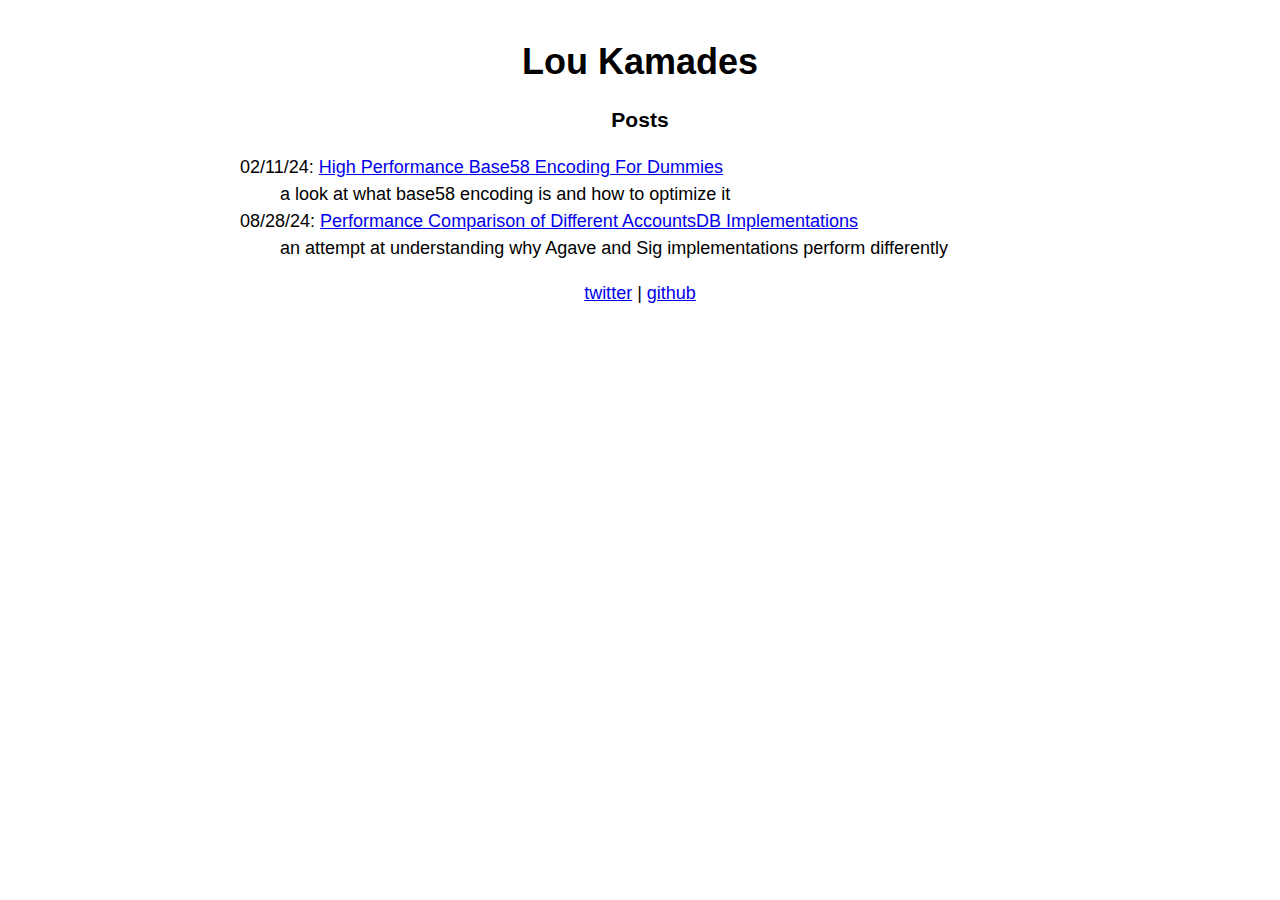
<file: index.html>
<!doctype html>
<html lang="en">
  <head>
    <meta charset="utf-8">
    <meta name="twitter:card" content="summary">
    <meta name="twitter:site" content="@lou_kamades">
    <meta name="twitter:title" content="Lou Kamades">
    <title>Lou K: home</title>
    <link rel="stylesheet" href="/style.css">
  </head>

  <body>
    <h1>Lou Kamades</h1>

    <p></p>

    <h3>Posts</h3>
    <dl>
    <dt>02/11/24: <a href="articles/bs58.html">High Performance Base58 Encoding For Dummies</a></dt>
    <dd> a look at what base58 encoding is and how to optimize it</dd>
    <dt>08/28/24: <a href="articles/accountsdb_benches.html">Performance Comparison of Different AccountsDB Implementations</a></dt>
    <dd> an attempt at understanding why Agave and Sig implementations perform differently</dd>
    </dl>


    <p style="text-align:center">
        <a href="https://twitter.com/Lou_Kamades">twitter</a> | 
        <a href="https://github.com/Lou-Kamades">github</a></p>
  </body>
</html>
</file>
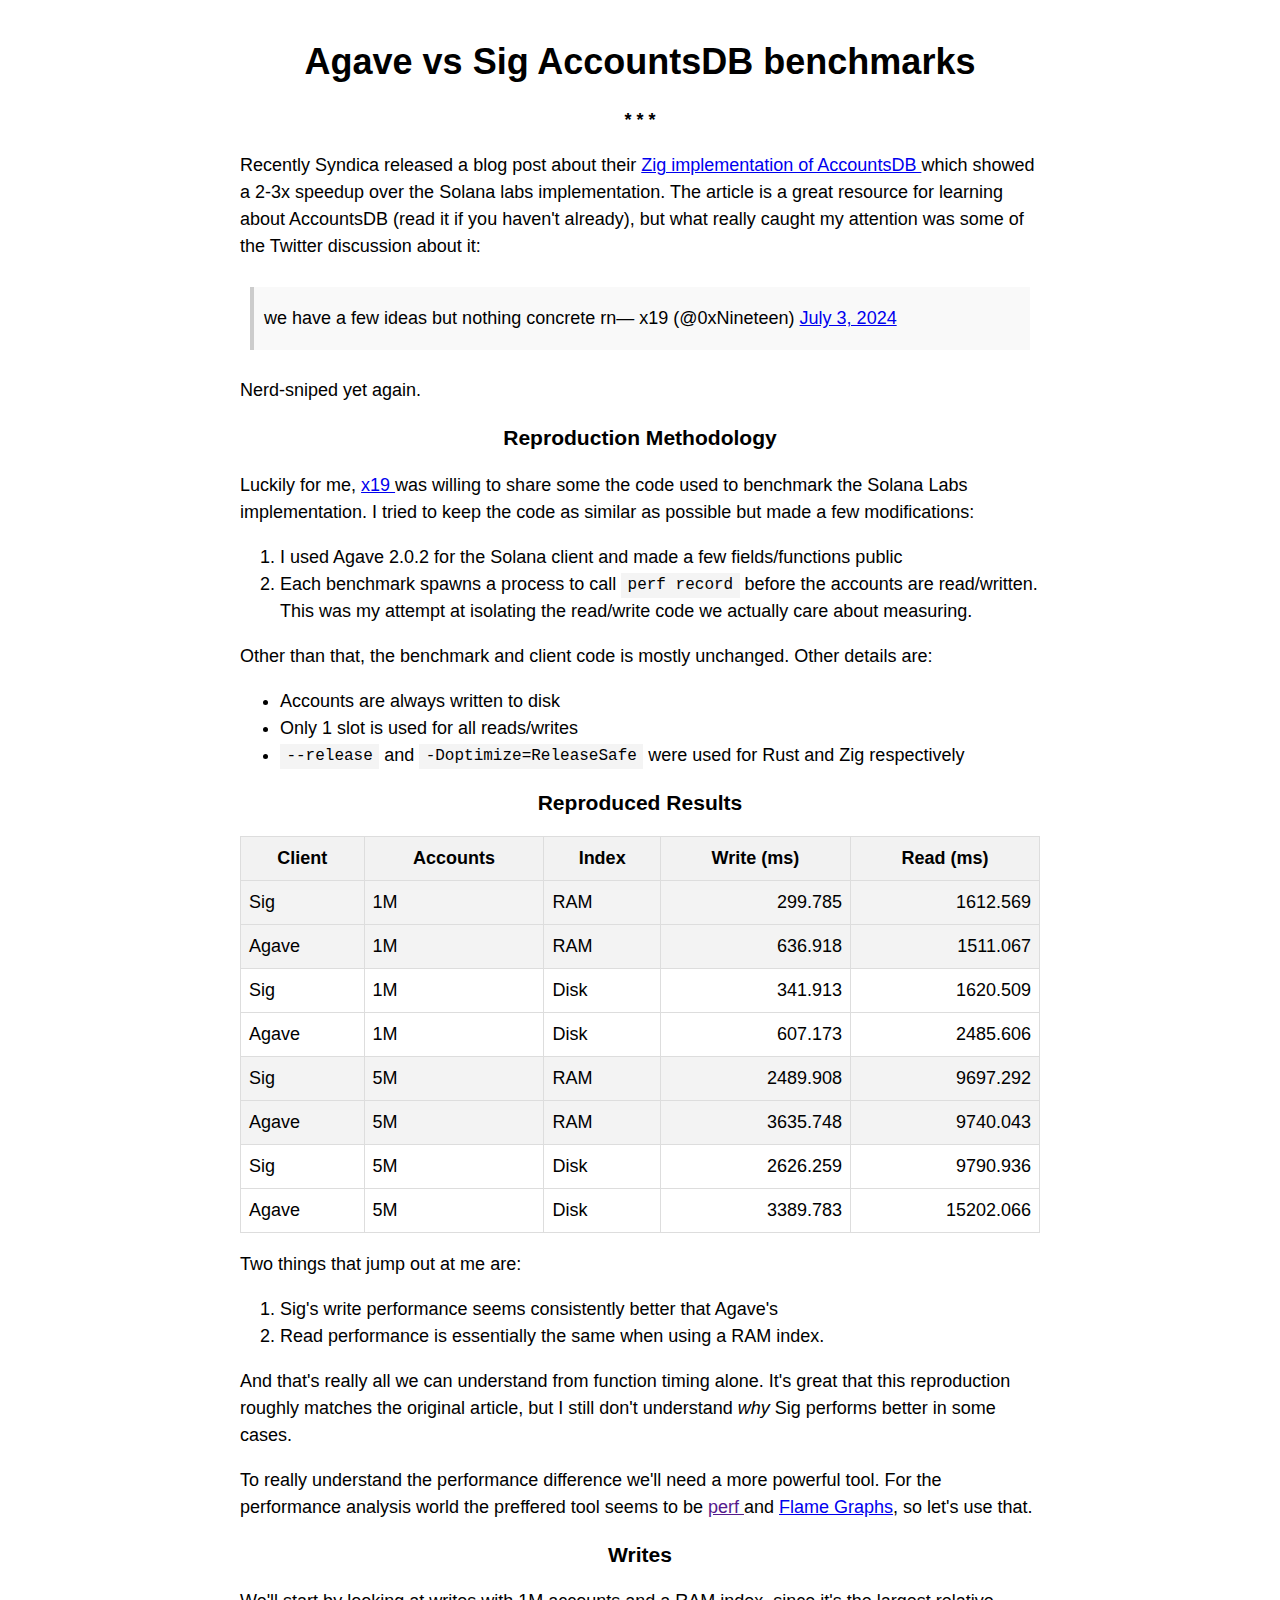
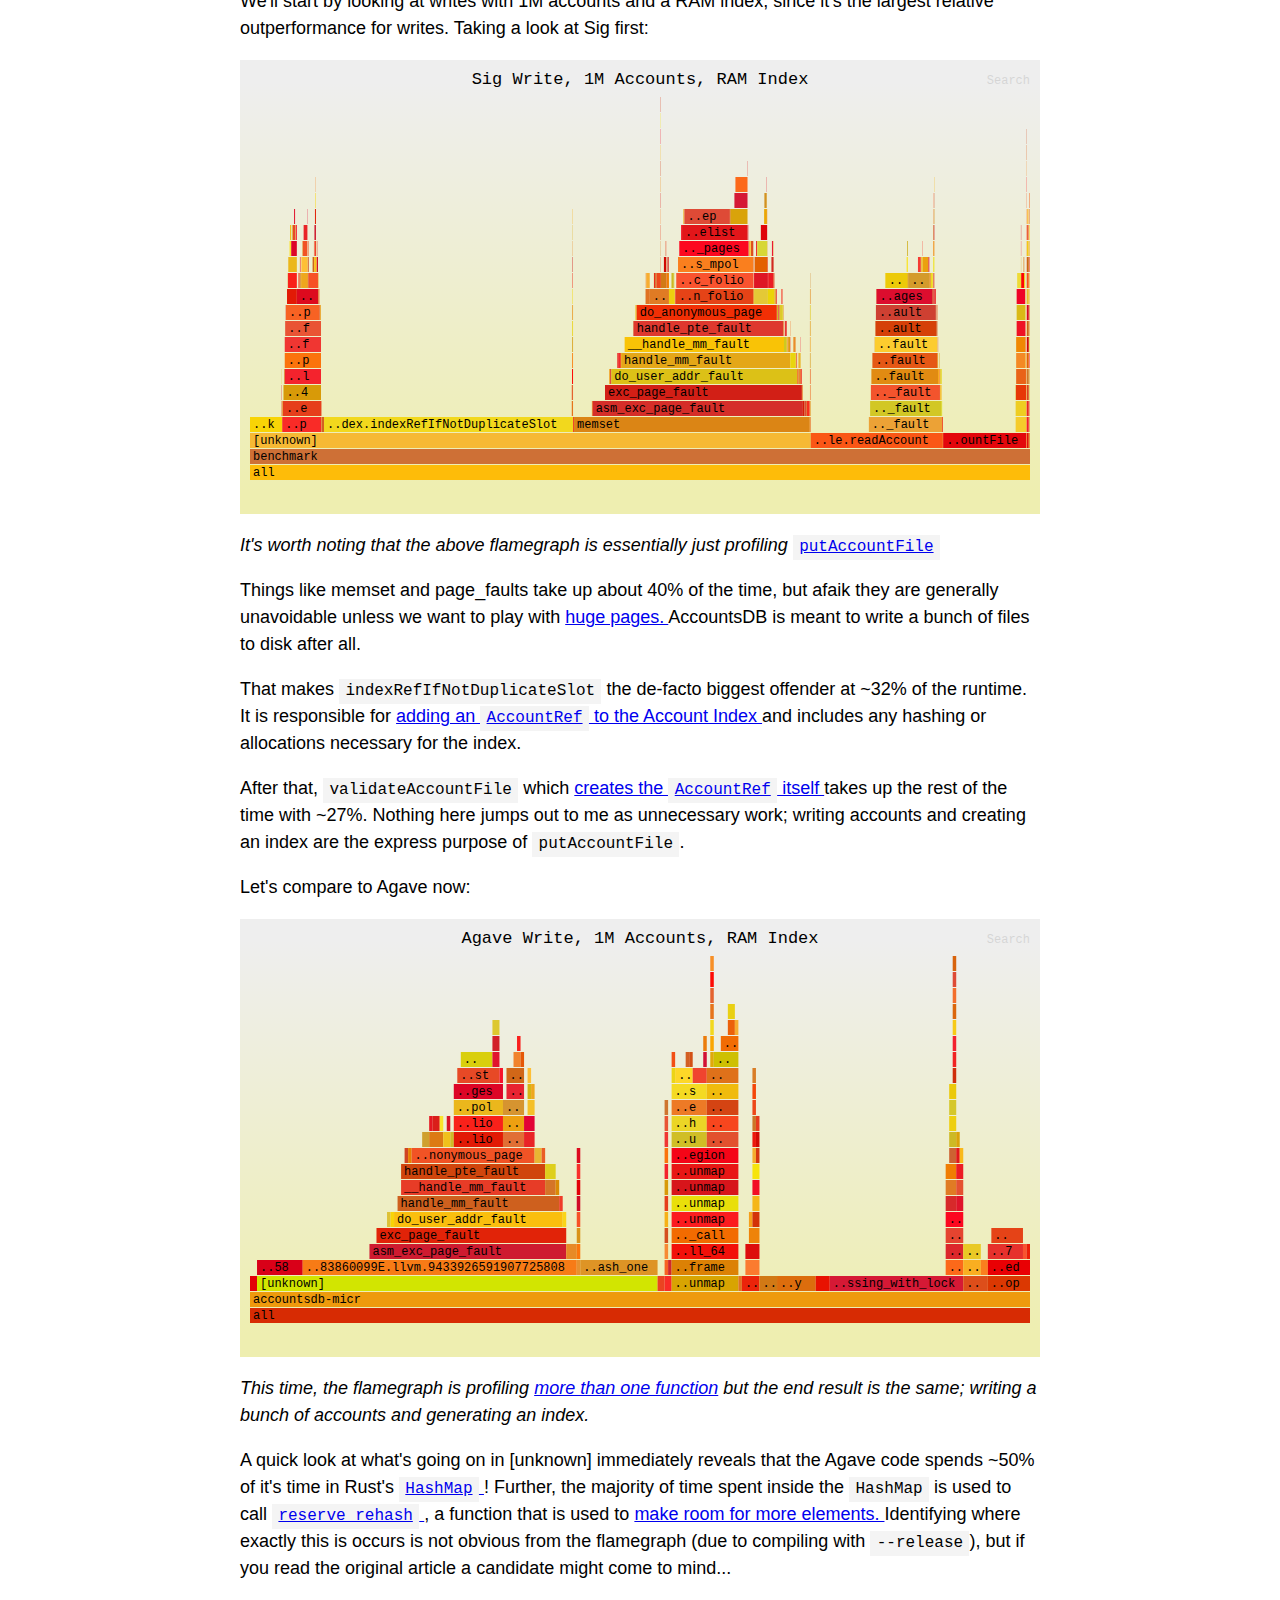
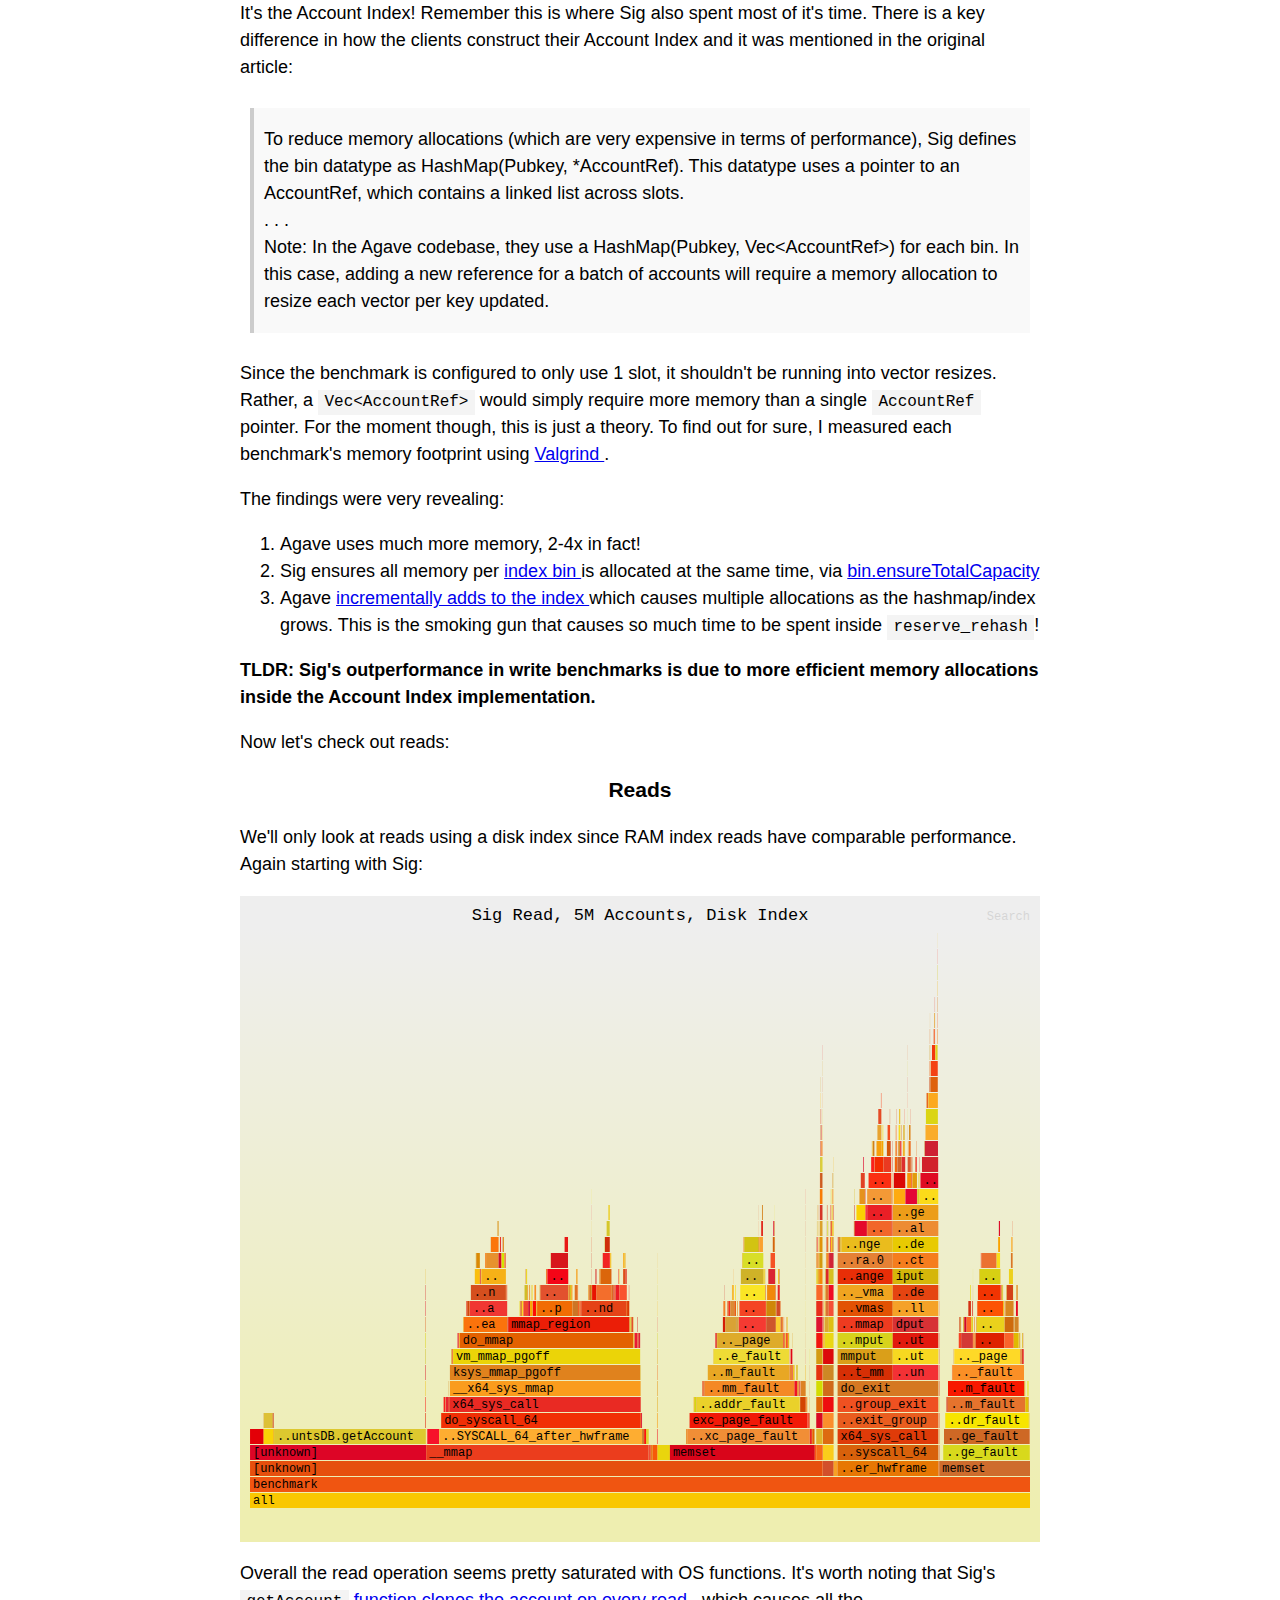
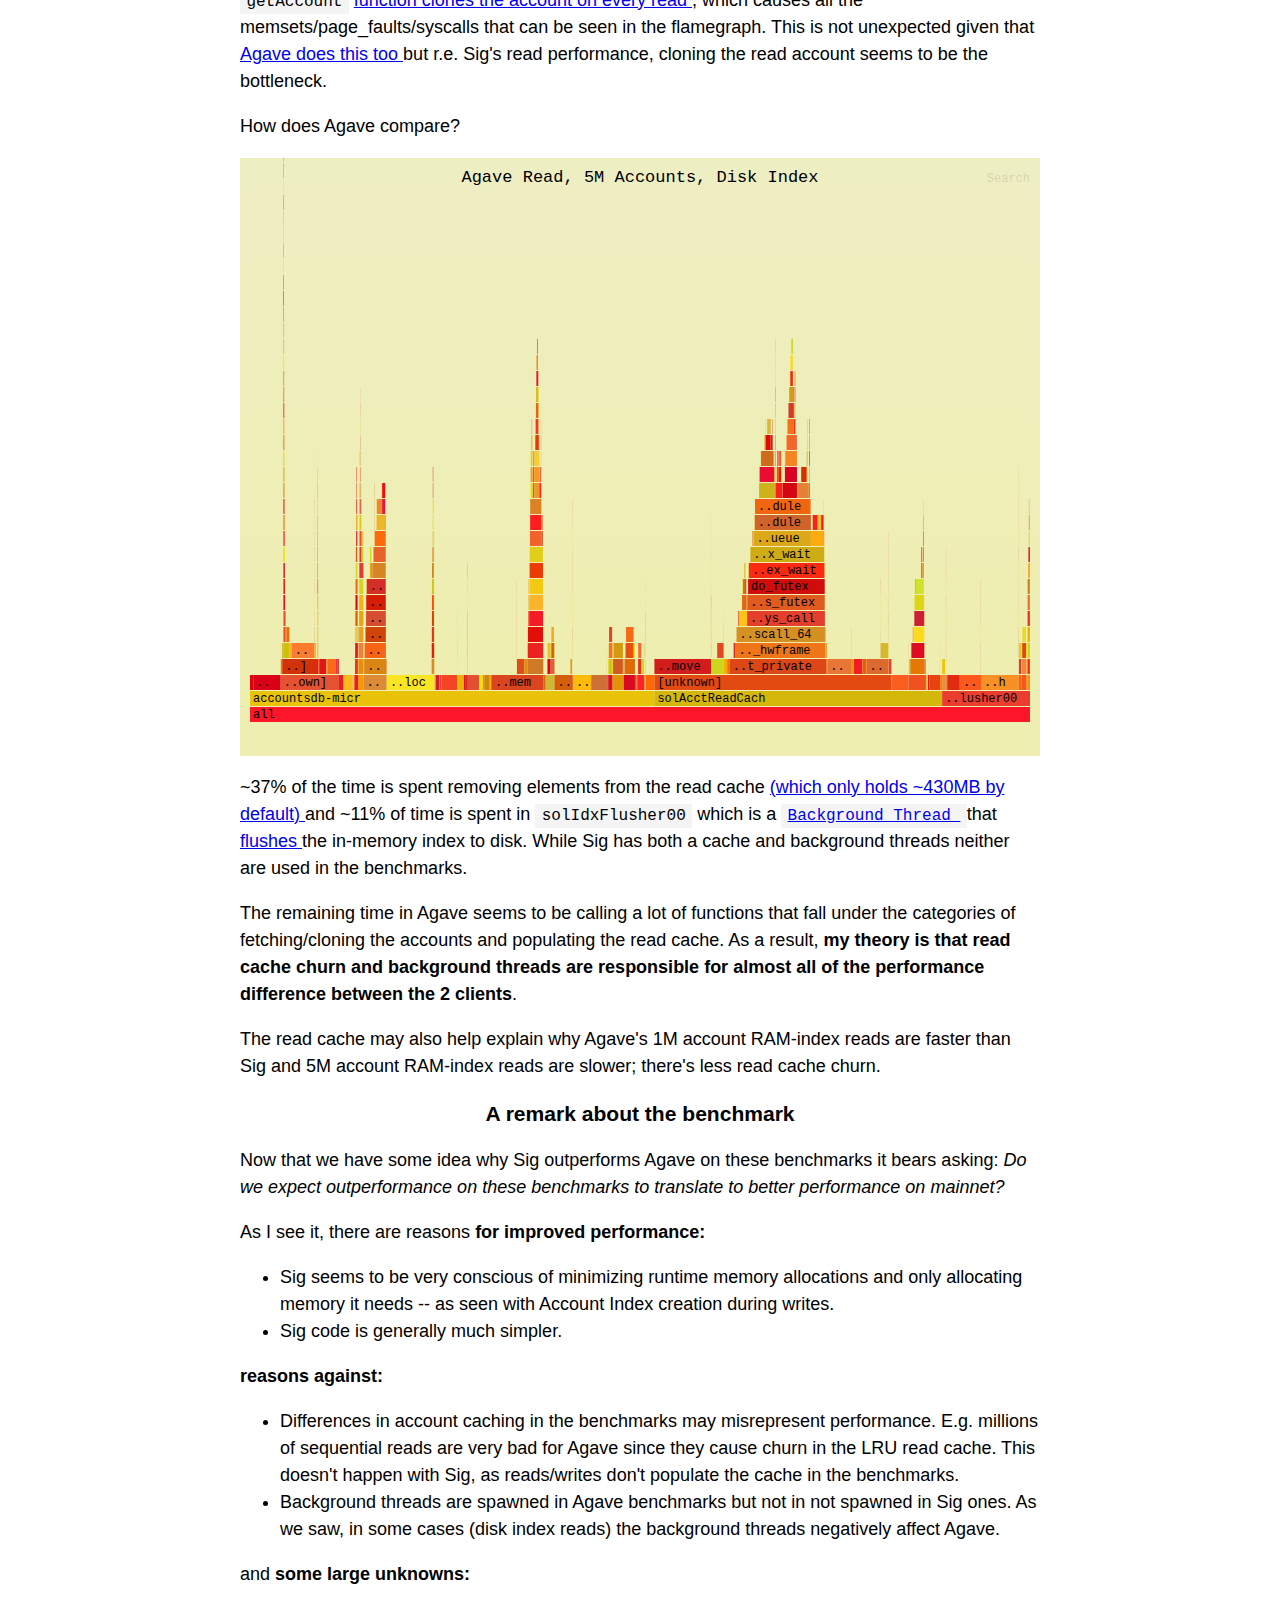
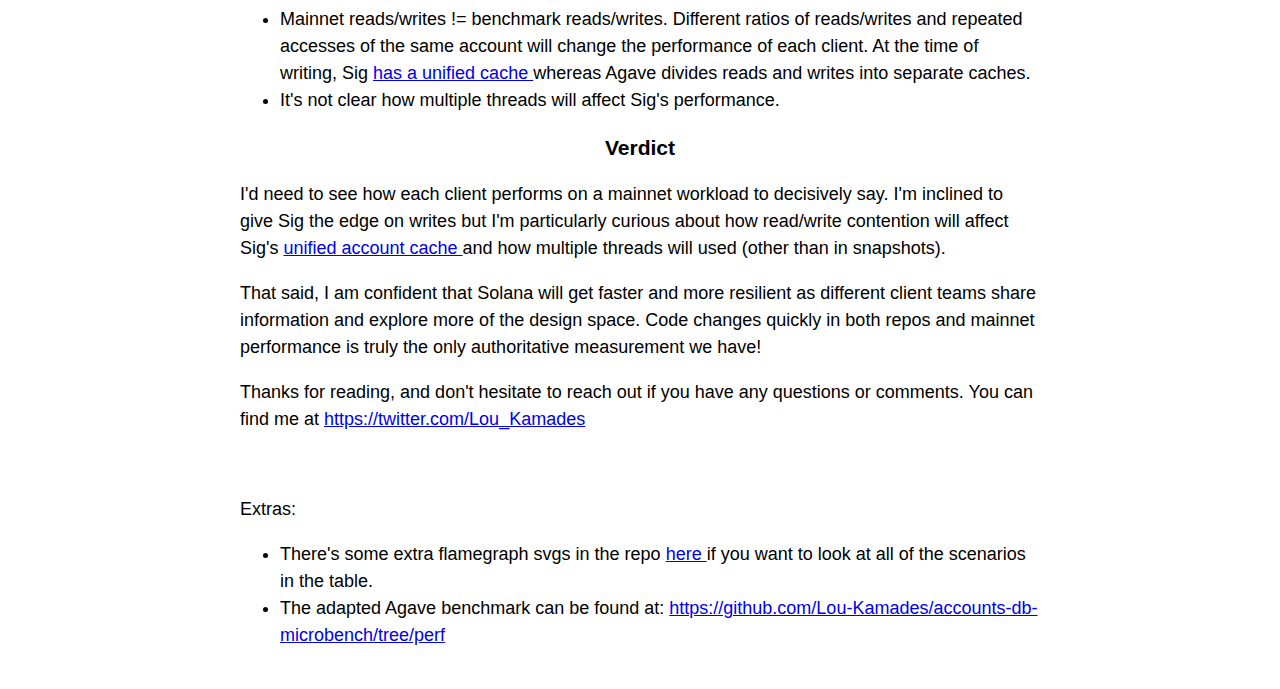
<file: articles/accountsdb_benches.html>
<!DOCTYPE html>
<html lang="en">
    <head>
    <meta charset="utf-8">
    <meta name="twitter:card" content="summary">
    <meta name="twitter:site" content="@lou_kamades">
    <meta name="og:title" content="high performance bs58 encoding for dummies">
    <meta name="og:description" content="a study of base58 encoding and how to optimize it">
    <meta name="og:url" content="">
    <title>Benchmarking AccountsDB</title>
    <link rel="stylesheet" href="/style.css">
</head>

<link rel="stylesheet" href="/style.css">
<h1>Agave vs Sig AccountsDB benchmarks</h1>

<div class="section">* * *</div>

<p>
    Recently Syndica released a blog post about their 
    <a href="https://blog.syndica.io/sig-engineering-part-3-solanas-accountsdb"> 
        Zig implementation of AccountsDB
    </a>  which showed a 2-3x speedup over the Solana labs implementation. 
    The article is a great resource for learning about AccountsDB (read it if you haven't already), 
    but what really caught my attention was some of the Twitter discussion about it:

    <blockquote class="twitter-tweet">
        <p lang="en" dir="ltr">we have a few ideas but nothing concrete rn</p>&mdash; x19 (@0xNineteen) <a href="https://twitter.com/0xNineteen/status/1808650937377980749?ref_src=twsrc%5Etfw">July 3, 2024</a>
    </blockquote>
    <script async src="https://platform.twitter.com/widgets.js" charset="utf-8">
    </script> 

    Nerd-sniped yet again. 
    </p>

<h3>
    Reproduction Methodology
</h3>

<p>
    Luckily for me, <a href="https://twitter.com/0xNineteen"> 
        x19
    </a>
    was willing to share some the code used to benchmark the Solana Labs implementation. 
    I tried to keep the code as similar as possible but made a few modifications:
    <ol>
        <li>I used Agave 2.0.2 for the Solana client and made a few fields/functions public</li>
        <li>Each benchmark spawns a process to call <code>perf record</code> before the accounts are read/written. 
            This was my attempt at isolating the read/write code we actually care about measuring.</li>
    </ol>
    Other than that, the benchmark and client code is mostly unchanged. Other details are: 
    <ul>
        <li>
            Accounts are always written to disk</li>
            <li>
                Only 1 slot is used for all reads/writes
            </li>
            <li>
                <code>--release</code> and <code>-Doptimize=ReleaseSafe</code> were used for Rust and Zig respectively
            </li>
    </ul>
</p>

<h3>
    Reproduced Results
</h3>

<table>
    <thead>
        <tr>
            <th>Client</th>
            <th>Accounts</th>
            <!-- <th>Accounts Location</th> -->
            <th>Index</th>
            <th>Write (ms)</th>
            <th>Read (ms)</th>
            <!-- <th>Write StdDev</th>
            <th>Read StdDev</th> -->
        </tr>
    </thead>
    <tbody>
        <tr>
            <td class="left-align">Sig</td>
            <td class="left-align">1M</td>
            <!-- <td class="left-align">Disk</td> -->
            <td class="left-align">RAM</td>
            <td>299.785</td>
            <td>1612.569</td>
            <!-- <td>5.969</td>
            <td>14.312</td> -->
        </tr>
        <tr>
            <td class="left-align">Agave</td>
            <td class="left-align">1M</td>
            <!-- <td class="left-align">Disk</td> -->
            <td class="left-align">RAM</td>
            <td>636.918</td>
            <td>1511.067</td>
            <!-- <td>6.290</td>
            <td>28.664</td> -->
        </tr>
        <tr>
            <td class="left-align">Sig</td>
            <td class="left-align">1M</td>
            <!-- <td class="left-align">Disk</td> -->
            <td class="left-align">Disk</td>
            <td>341.913</td>
            <td>1620.509</td>
            <!-- <td>2.512</td>
            <td>3.294</td> -->
        </tr>
        <tr>
            <td class="left-align">Agave</td>
            <td class="left-align">1M</td>
            <!-- <td class="left-align">Disk</td> -->
            <td class="left-align">Disk</td>
            <td>607.173</td>
            <td>2485.606</td>
            <!-- <td>1.235</td>
            <td>40.310</td> -->
        </tr>
        <tr>
            <td class="left-align">Sig</td>
            <td class="left-align">5M</td>
            <!-- <td class="left-align">Disk</td> -->
            <td class="left-align">RAM</td>
            <td>2489.908</td>
            <td>9697.292</td>
            <!-- <td>17.585</td>
            <td>99.563</td> -->
        </tr>
        <tr>
            <td class="left-align">Agave</td>
            <td class="left-align">5M</td>
            <!-- <td class="left-align">Disk</td> -->
            <td class="left-align">RAM</td>
            <td>3635.748</td>
            <td>9740.043</td>
            <!-- <td>157.561</td>
            <td>51.950</td> -->
        </tr>
        <tr>
            <td class="left-align">Sig</td>
            <td class="left-align">5M</td>
            <!-- <td class="left-align">Disk</td> -->
            <td class="left-align">Disk</td>
            <td>2626.259</td>
            <td>9790.936</td>
            <!-- <td>140.788</td>
            <td>133.477</td> -->
        </tr>
        <tr>
            <td class="left-align">Agave</td>
            <td class="left-align">5M</td>
            <!-- <td class="left-align">Disk</td> -->
            <td class="left-align">Disk</td>
            <td>3389.783</td>
            <td>15202.066</td>
            <!-- <td>62.756</td>
            <td>123.618</td> -->
        </tr>
    </tbody>
</table>

<p>
    Two things that jump out at me are:

    <ol>
        <li>Sig's write performance seems consistently better that Agave's</li>
        <li>Read performance is essentially the same when using a RAM index.</li>
        </ol>
    And that's really all we can understand from function timing alone. 
    It's great that this reproduction roughly matches the original article, 
    but I still don't understand <i>why</i> Sig performs better in some cases.
</p>
    <p>
        To really understand the performance difference we'll need a more powerful tool.
        For the performance analysis world the preffered tool seems to be 
        <a href=""https://www.brendangregg.com/perf.html">
            perf
        </a>
        and 
        <a href="https://www.brendangregg.com/FlameGraphs/cpuflamegraphs.html">Flame Graphs</a>,
        so let's use that.
    </p>

<h3>
    Writes
</h3>

<p>
    We'll start by looking at writes with 1M accounts and a RAM index, since it's the largest relative outperformance for writes. 
    Taking a look at Sig first:
</p>

<div class="svg-container">
    <object type="image/svg+xml" data="../svgs/accountsdb_benches/write_sig_1m_ram.svg"></object>
</div>
<p>
    <i>It's worth noting that the above flamegraph is essentially just profiling 
        <a href="https://github.com/Syndica/sig/blob/ac2b762e3c332beba691508e05205fcd5327e6f4/src/accountsdb/db.zig#L2118"> 
            <code>putAccountFile</code> 
        </a>
    </i>
</p>
<p>
    Things like memset and page_faults take up about 40% of the time, but afaik they are generally unavoidable 
    unless we want to play with 
    <a href="https://www.hudsonrivertrading.com/hrtbeat/low-latency-optimization-part-1/">
        huge pages.
    </a> AccountsDB is meant to write a bunch of files to disk after all.
</p>
<p>
    That makes <code>indexRefIfNotDuplicateSlot</code> the de-facto biggest offender at ~32% of the runtime. 
    It is responsible for 
    <a href="https://github.com/Syndica/sig/blob/ac2b762e3c332beba691508e05205fcd5327e6f4/src/accountsdb/index.zig#L193"> 
        adding an <code>AccountRef</code> to the Account Index
    </a> and includes any hashing or allocations necessary for the index. 
</p>
<p>
    After that, <code>validateAccountFile</code> which 
    <a href="https://github.com/Syndica/sig/blob/ac2b762e3c332beba691508e05205fcd5327e6f4/src/accountsdb/db.zig#L2793">
        creates the <code>AccountRef</code> itself
    </a> takes up the rest of the time with ~27%.

    Nothing here jumps out to me as unnecessary work; writing accounts and creating an index are the express purpose of <code>putAccountFile</code>.
</p>

<p>
    Let's compare to Agave now:
</p>
<div class="svg-container">
    <object type="image/svg+xml" data="../svgs/accountsdb_benches/write_agave_1m_ram_1threads.svg"></object>
</div>
<p>
    <i>This time, the flamegraph is profiling  <a href="httpshttps://github.com/Lou-Kamades/accounts-db-microbench/blob/9153fc12a7f893cb5f0099b88eac5c72696f616f/src/perf.rs#L196"> 
        more than one function</a> but the end result is the same; writing a bunch of accounts and generating an index.
    </i>
</p>
<p>
    A quick look at what's going on in [unknown] immediately reveals that the Agave code spends ~50% of it's time in  Rust's
    <a href="https://github.com/rust-lang/hashbrown">
        <code>HashMap</code>
    </a>!
    Further, the majority of time spent inside the <code>HashMap</code> is used to call 
    <a href="https://github.com/rust-lang/hashbrown/blob/aa1411bdf0f91946d474b257b50dc2992e11f359/src/raw/mod.rs#L2626">
        <code>reserve_rehash</code>
    </a>
    , a function that is used to  
    <a href="https://github.com/rust-lang/hashbrown/blob/aa1411bdf0f91946d474b257b50dc2992e11f359/src/raw/mod.rs#L2626">
        make room for more elements.
    </a>
    Identifying where exactly this is occurs is not obvious from the flamegraph 
    (due to compiling with <code>--release</code>), 
    but if you read the original article a candidate might come to mind...
</p>

<p>
    It's the Account Index! 
    Remember this is where Sig also spent most of it's time. 
    There is a key difference in how the clients construct their Account Index and it was mentioned in the original article:
    <blockquote cite="https://blog.syndica.io/sig-engineering-part-3-solanas-accountsdb/#the-account-index-architecture">
        <p>To reduce memory allocations (which are very expensive in terms of performance), Sig defines the bin datatype as HashMap(Pubkey, *AccountRef). This datatype uses a pointer to an AccountRef, which contains a linked list across slots.</p>
        <br>
        <p>. . . </p>   
        <br>     
        <p>Note: In the Agave codebase, they use a HashMap(Pubkey, Vec&lt;AccountRef&gt;) for each bin. 
            In this case, adding a new reference for a batch of accounts will require a memory allocation to resize each vector per key updated. 
        </p>
    </blockquote>

    Since the benchmark is configured to only use 1 slot, it shouldn't be running into vector resizes.
    Rather, a <code>Vec&lt;AccountRef&gt;</code> would simply require more memory than a single <code>AccountRef</code> pointer. 
    For the moment though, this is just a theory. 
    To find out for sure, I measured each benchmark's memory footprint using 
    <a href="https://valgrind.org/">
        Valgrind
    </a>.
</p>

<p>
    The findings were very revealing:
    <ol>
        <li>Agave uses much more memory, 2-4x in fact!</li>
        <li>
            Sig ensures all memory per 
            <a href="https://github.com/Syndica/sig/blob/a97959176d1a17242c684e091df6d20e8f54a0fa/src/accountsdb/index.zig?ref=blog.syndica.io#L74">
                index bin
            </a> is allocated at the same time, via 
            <a href="https://github.com/Syndica/sig/blob/a3db34f9385c0fe4c9b5a8543edba0863e46fb71/src/accountsdb/db.zig#L2208">
                bin.ensureTotalCapacity
            </a> 
        </li>
        <li>
            Agave
            <a href="https://github.com/anza-xyz/agave/blob/b5bc3b23819ebc0df7cb2b20c3272e1008b46fec/accounts-db/src/accounts_index.rs#L1701">
                incrementally adds to the index
            </a>
            which causes multiple allocations as the hashmap/index grows.
             
            This is the smoking gun that causes so much time to be spent inside <code>reserve_rehash</code>!
        </li>
    </ol>
 </p>

 <!-- <p>
    Using <code>perf report</code> I observed that Agave had ~50% more page faults than the Sig code (89,005 vs 60,039).
</p> -->
<p>
   <b>TLDR: Sig's outperformance in write benchmarks is due to more efficient memory allocations inside the Account Index implementation.</b>
</p>
<p>
    Now let's check out reads:
</p>

<h3>
    Reads
</h3>

<p>
    We'll only look at reads using a disk index since RAM index reads have comparable performance.
    Again starting with Sig:
</p>

<div class="svg-container">
    <object type="image/svg+xml" data="../svgs/accountsdb_benches/read_sig_5m_disk.svg"></object>
</div>

<p>
    Overall the read operation seems pretty saturated with OS functions. It's worth noting that Sig's 
        <code>getAccount</code>
        <a href ="https://github.com/Syndica/sig/blob/a97959176d1a17242c684e091df6d20e8f54a0fa/src/accountsdb/db.zig#L1710">
            function clones the account on every read
        </a>,
        which causes all the memsets/page_faults/syscalls that can be seen in the flamegraph. 
        This is not unexpected given that
        <a href="https://github.com/anza-xyz/agave/blob/b5bc3b23819ebc0df7cb2b20c3272e1008b46fec/accounts-db/src/read_only_accounts_cache.rs#L158">
            Agave does this too
        </a>
        but r.e. Sig's read performance, cloning the read account seems to be the bottleneck.
</p>
<p>
    How does Agave compare?
</p>

<div class="svg-container">
    <object type="image/svg+xml" data="../svgs/accountsdb_benches/read_agave_5m_disk_1threads.svg"></object>
</div>

<p>
    ~37% of the time is spent removing elements from the read cache 
    <a href="https://github.com/anza-xyz/agave/blob/b5bc3b23819ebc0df7cb2b20c3272e1008b46fec/accounts-db/src/accounts_db.rs#L2419C11-L2419C51">
        (which only holds ~430MB by default)
    </a>

    and ~11% of time is spent in <code>solIdxFlusher00</code> which is a
    <a href="https://blog.syndica.io/sig-engineering-part-3-solanas-accountsdb/#background-threads">
        <code>
            Background Thread
        </code>
    </a>
    that 
    <a href="https://blog.syndica.io/sig-engineering-part-3-solanas-accountsdb/#flushing">
        flushes
    </a>
    the in-memory index to disk.
    While Sig has both a cache and background threads neither are used in the benchmarks.
</p>

<p>
    The remaining time in Agave seems to be calling a lot of functions that fall under the categories of fetching/cloning the accounts and populating the read cache.
    As a result, <b>my theory is that read cache churn and background threads are responsible for almost all of the performance difference between the 2 clients</b>.
</p>

<p>
    The read cache may also help explain why Agave's 1M account RAM-index reads are faster than Sig and 5M account RAM-index reads are slower; 
    there's less read cache churn.
</p>

<h3>
    A remark about the benchmark
</h3>

<p>
    Now that we have some idea why Sig outperforms Agave on these benchmarks it bears asking: 
    <i>Do we expect outperformance on these benchmarks to translate to better performance on mainnet?</i>
</p>

<p>
    As I see it, there are reasons <b>for improved performance:</b>
    <ul>
        <li>
            Sig seems to be very conscious of minimizing runtime memory allocations and only allocating memory it needs -- as seen with Account Index creation during writes.
        </li>
        <li>
            Sig code is generally much simpler. 
        </li>
    </ul>
    <b>reasons against:</b>
    <ul>
        <li>
            Differences in account caching in the benchmarks may misrepresent performance.
            E.g. millions of sequential reads are very bad for Agave since they cause churn in the LRU read cache. 
            This doesn't happen with Sig, as reads/writes don't populate the cache in the benchmarks.
        </li>
        <li>
            Background threads are spawned in Agave benchmarks but not in not spawned in Sig ones.
            <!-- See AccountsIndex::new() -> allocate_accounts_index() -> AccountsIndexStorage::new() -> BgThreads::new() -->
            As we saw, in some cases (disk index reads) the background threads negatively affect Agave.
        </li>
    </ul>

    and <b>some large unknowns:</b>
    <ul>
        <li>
            Mainnet reads/writes != benchmark reads/writes. 
            Different ratios of reads/writes and repeated accesses of the same account will change the performance of each client.
            At the time of writing, Sig 
            <a href="https://github.com/Syndica/sig/blob/a97959176d1a17242c684e091df6d20e8f54a0fa/src/accountsdb/db.zig#L87">
                has a unified cache
            </a> whereas Agave divides reads and writes into separate caches.
        </li>
        <li>
            It's not clear how multiple threads will affect Sig's performance.
        </li>
    </ul>
</p>

<h3>
    Verdict
</h3>
<p>
    I'd need to see how each client performs on a mainnet workload to decisively say. 
    I'm inclined to give Sig the edge on writes but
    I'm particularly curious about how read/write contention will affect Sig's 
    <a href="https://github.com/Syndica/sig/blob/a97959176d1a17242c684e091df6d20e8f54a0fa/src/accountsdb/db.zig#L87">
        unified account cache
    </a> and how multiple threads will used (other than in snapshots).
</p>

<p>
    That said, I am confident that Solana will get faster and more resilient as different client teams share information and explore more of the design space.
    Code changes quickly in both repos and mainnet performance is truly the only authoritative measurement we have!       
</p>
<p>
    Thanks for reading, and don't hesitate to reach out if you have any questions or comments. 

    You can find me at 
    <a href="https://twitter.com/Lou_Kamades.">
        https://twitter.com/Lou_Kamades
    </a>
</p>
<br>
<p>
    Extras:
    <ul>
        <li>
            There's some extra flamegraph svgs in the repo
            <a href="https://github.com/Lou-Kamades/Lou-Kamades.github.io">
                here
            </a> if you want to look at all of the scenarios in the table.
        </li>
        <li>
            The adapted Agave benchmark can be found at: <a href="https://github.com/Lou-Kamades/accounts-db-microbench/tree/perf">
                https://github.com/Lou-Kamades/accounts-db-microbench/tree/perf
            </a>
        </li>
    </ul>
    
</p>


<!-- In Agave the specific function we're specifically looking for is
<a href="https://github.com/anza-xyz/agave/blob/b5bc3b23819ebc0df7cb2b20c3272e1008b46fec/accounts-db/src/accounts_index/in_mem_accounts_index.rs#L726">
    <code>insert_new_entry_if_missing_with_lock</code> 
</a>inside <code>generate_index_for_slot</code>.  -->

<!-- <p>
    Note that although Sig also 
    <a href="https://github.com/Syndica/sig/blob/a97959176d1a17242c684e091df6d20e8f54a0fa/src/accountsdb/db.zig#L87">
        has a cache
    </a>
    it is not used in the benchmark, since <code>putAccountFile</code> never 
    <a href="https://github.com/Syndica/sig/blob/a97959176d1a17242c684e091df6d20e8f54a0fa/src/accountsdb/index.zig#L380">
        creates <code>AccountRefs</code> that live in the cache.
    </a>
</p> -->


</html>
</file>
<file: style.css>
body {
    margin: 40px auto;
    max-width: 800px;
    font: 18px/1.5 sans-serif;
    padding: 0 10px;
}

h1, h2, h3 {
    line-height: 1.2;
    text-align: center;
}

.section {
    text-align: center;
    font-weight: bold;
}

pre {
    background-color: #eee;
    border: 1px solid black;
    padding: 1em;
}

code {
    font: 16px/1.2 monospace;
    background-color: #eee;
    padding: 2px 4px;
    white-space: nowrap;
}

pre > code {
    padding: 0;
    white-space: pre;
}

.svg-container {
    width: 100%;
    max-width: 800px;
    margin: 0 auto;
  }
  object {
    width: 100%;
    height: auto;
    display: block;
    margin: 0 auto;
  }

  table {
    border-collapse: collapse;
    width: 100%;
    margin-bottom: 1em;
}
th, td {
    border: 1px solid #ddd;
    padding: 8px;
    text-align: right;
}
th {
    background-color: #f2f2f2;
    font-weight: bold;
    text-align: center;
}
tr:nth-child(4n+1), tr:nth-child(4n+2) {
    background-color: #f3f3f3;
}
tr:nth-child(4n+3), tr:nth-child(4n+4) {
    background-color: #ffffff;
}
tr:hover {
    background-color: #f5f5f5;
}
.left-align {
    text-align: left;
}

blockquote {
    background-color: #f9f9f9;
    border-left: 4px solid #ccc;
    margin: 1.5em 10px;
    padding: 1em 10px;
}

blockquote p {
    display: inline;
}

code {
    font-family: monospace;
    background-color: #f4f4f4;
    padding: 0.2em 0.4em;
}
</file>
